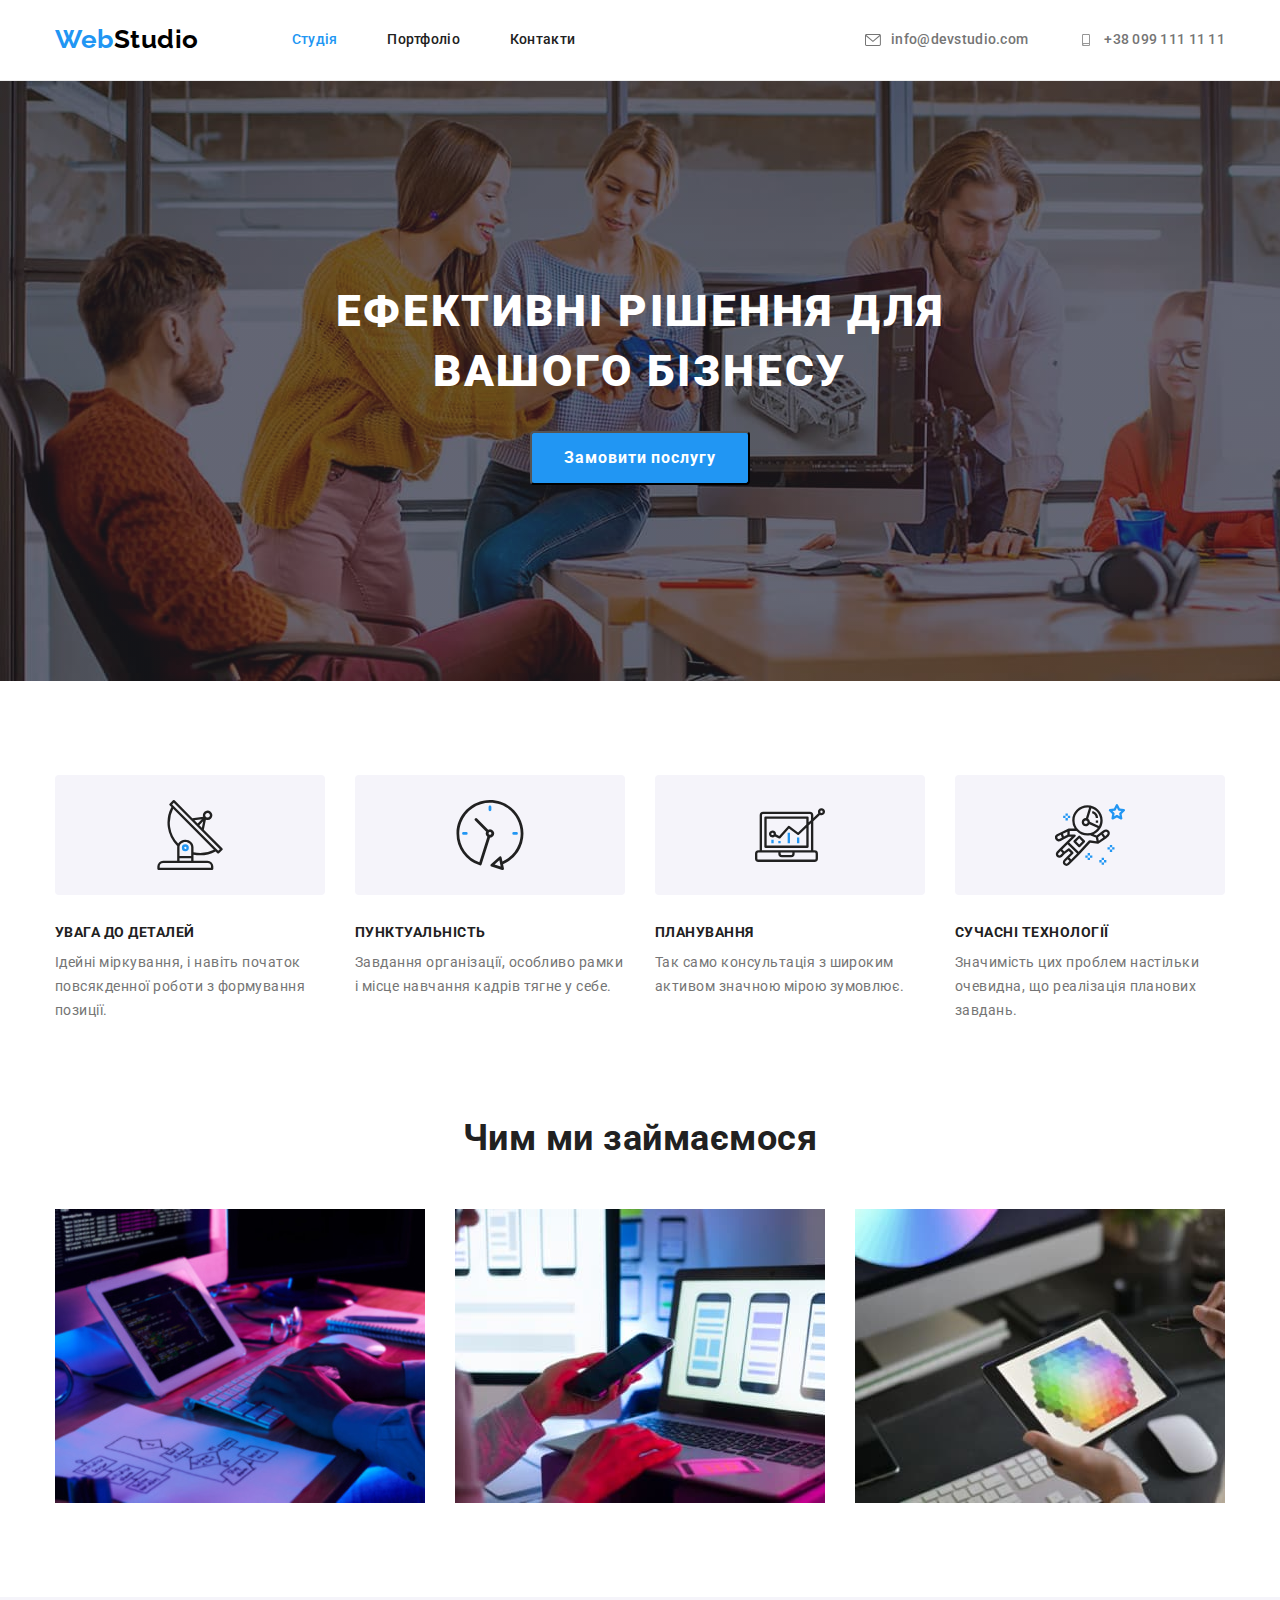
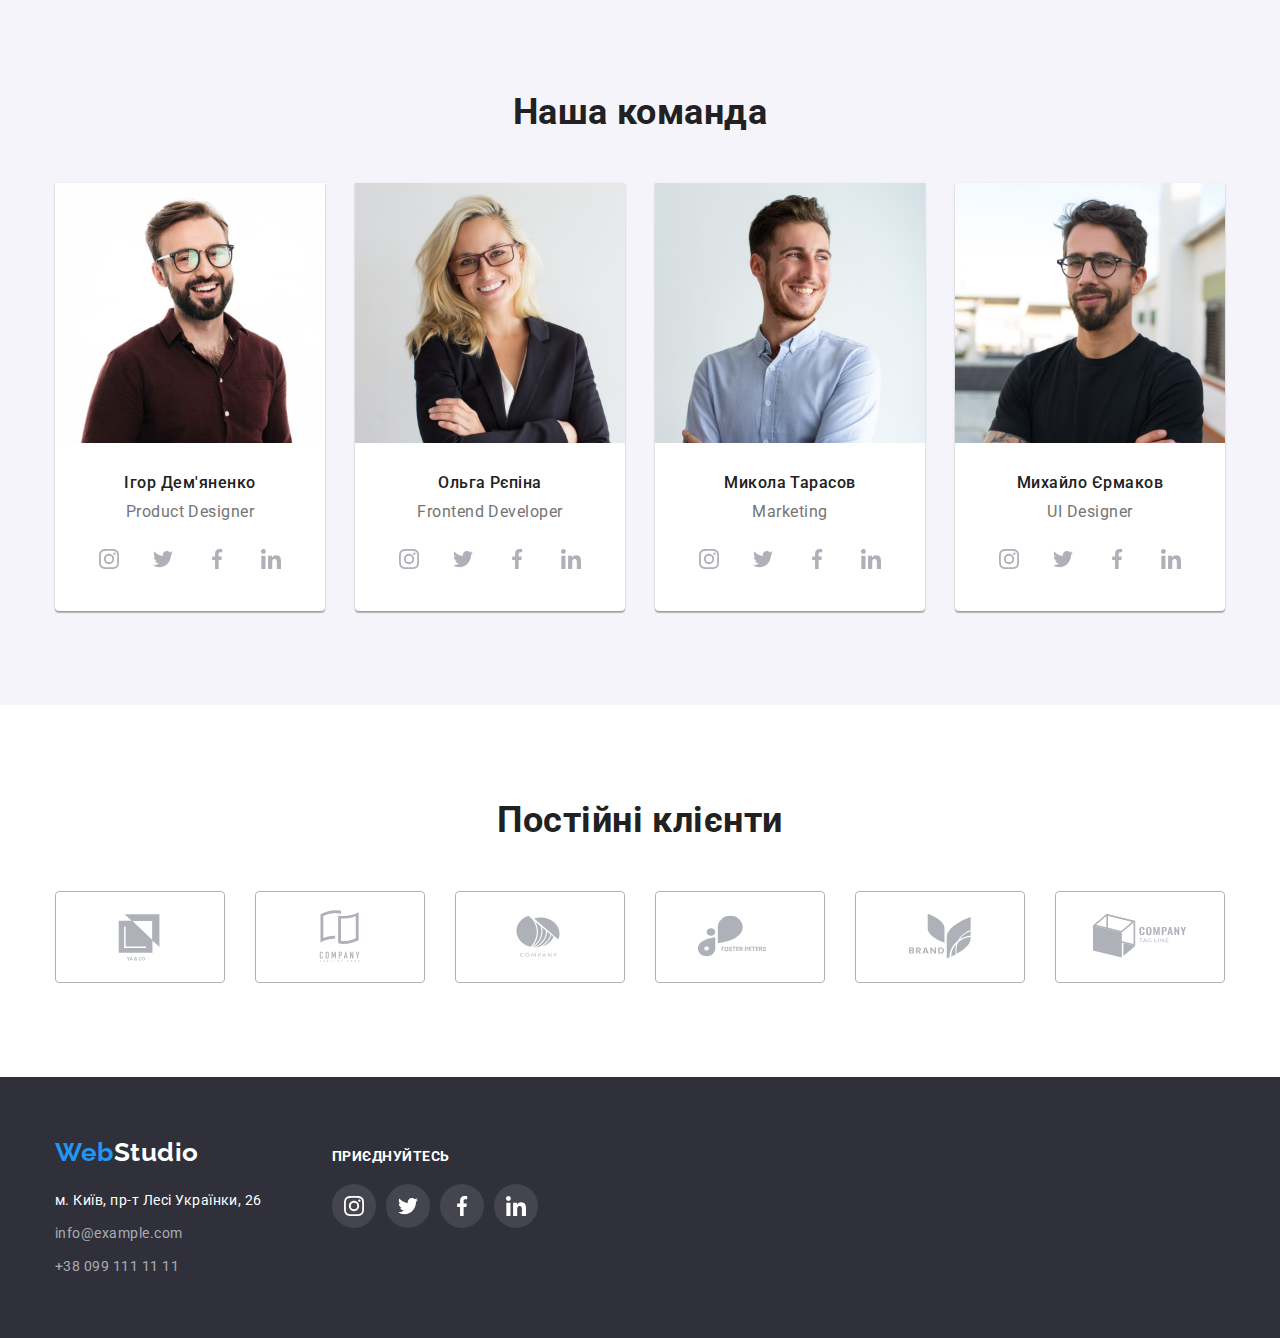
<file: index.html>
<!DOCTYPE html>
<html lang="ru">
  <head>
    <meta charset="UTF-8" />
    <meta http-equiv="X-UA-Compatible" content="IE=edge" />
    <meta name="viewport" content="width=device-width, initial-scale=1.0" />
    <title>WebStudio</title>
    <link rel="preconnect" href="https://fonts.googleapis.com" />
    <link rel="preconnect" href="https://fonts.gstatic.com" crossorigin />
    <link
      href="https://fonts.googleapis.com/css2?family=Raleway:wght@700&family=Roboto:wght@400;500;700;900&display=swap"
      rel="stylesheet"
    />
    <link
      rel="stylesheet"
      href="https://cdnjs.cloudflare.com/ajax/libs/modern-normalize/1.1.0/modern-normalize.min.css"
    />
    <link rel="stylesheet" href="./css/styles.css" />
  </head>

  <body>
    <!--Шапка сайта-->
    <header class="header">
      <div class="container header-container">
        <nav class="header-nav">
          <a href="./index.html" lang="en" class="header-logo logo link"
            >Web<span class="header-logo-accent">Studio</span></a
          >
          <ul class="header-nav-list list">
            <li class="header-nav-item">
              <a href="./index.html" class="header-nav-link link current"
                >Студія</a
              >
            </li>
            <li class="header-nav-item">
              <a href="./portfolio.html" class="header-nav-link link"
                >Портфоліо</a
              >
            </li>
            <li class="header-nav-item">
              <a href="#" class="header-nav-link link">Контакти</a>
            </li>
          </ul>
        </nav>
        <ul class="header-contacts-list list">
          <li class="header-contacts-item">
            <a
              href="mailto:info@devstudio.com"
              class="header-contacts-link link"
            >
              <svg class="contact-link-icon" width="16" height="12">
                <use href="./images/icons.svg#icon-massage"></use>
              </svg>
              info@devstudio.com
            </a>
          </li>
          <li class="header-contacts-item">
            <a href="tel:+380991111111" class="header-contacts-link link">
              <svg class="contact-link-icon" width="16" height="12">
                <use href="./images/icons.svg#icon-smartphone"></use>
              </svg>
              +38 099 111 11 11
            </a>
          </li>
        </ul>
      </div>
    </header>
    <main>
      <!--Hero-->
      <section class="hero owerlay">
        <div class="container">
          <h1 class="hero-title">Ефективні рішення для вашого бізнесу</h1>
          <button type="button" class="hero-btn">Замовити послугу</button>
        </div>
      </section>

      <!--Benefits-->
      <section class="benefit section">
        <div class="container">
          <h2 class="visually-hidden">Переваги</h2>
          <ul class="benefit-list list">
            <li class="benefit-item">
              <div class="benefit-container-icon">
                <svg class="benefit-icon" width="70" height="70">
                  <use href="./images/icons.svg#icon-antena"></use>
                </svg>
              </div>
              <h3 class="benefit-sub-title">Увага до деталей</h3>
              <p class="benefit-descr">
                Ідейні міркування, і навіть початок повсякденної роботи з
                формування позиції.
              </p>
            </li>
            <li class="benefit-item">
              <div class="benefit-container-icon">
                <svg class="benefit-icon" width="70" height="70">
                  <use href="./images/icons.svg#icon-clock"></use>
                </svg>
              </div>
              <h3 class="benefit-sub-title">Пунктуальність</h3>
              <p class="benefit-descr">
                Завдання організації, особливо рамки і місце навчання кадрів
                тягне у себе.
              </p>
            </li>
            <li class="benefit-item">
              <div class="benefit-container-icon">
                <svg class="benefit-icon" width="70" height="70">
                  <use href="./images/icons.svg#icon-diagram"></use>
                </svg>
              </div>
              <h3 class="benefit-sub-title">Планування</h3>
              <p class="benefit-descr">
                Так само консультація з широким активом значною мірою зумовлює.
              </p>
            </li>
            <li class="benefit-item">
              <div class="benefit-container-icon">
                <svg class="benefit-icon" width="70" height="70">
                  <use href="./images/icons.svg#icon-astronaut"></use>
                </svg>
              </div>
              <h3 class="benefit-sub-title">Сучасні технології</h3>
              <p class="benefit-descr">
                Значимість цих проблем настільки очевидна, що реалізація
                планових завдань.
              </p>
            </li>
          </ul>
        </div>
      </section>

      <!--Actions-->
      <section class="action section">
        <div class="container">
          <h2 class="action-title title">Чим ми займаємося</h2>
          <ul class="action-list list">
            <li class="action-item">
              <img
                src="./images/action1.jpg"
                alt="Процесс створення додатку"
                width="370"
                height="294"
                class="action-img"
              />
            </li>
            <li class="action-item">
              <img
                src="./images/action2.jpg"
                alt="Процесс створення додатку"
                width="370"
                height="294"
                class="action-img"
              />
            </li>
            <li class="action-item">
              <img
                src="./images/action3.jpg"
                alt="Процесс розробки дизайну"
                width="370"
                height="294"
                class="action-img"
              />
            </li>
          </ul>
        </div>
      </section>

      <!--Команда-->
      <section class="team section">
        <div class="container">
          <h2 class="team-title title">Наша команда</h2>
          <ul class="team-list list">
            <li class="team-item">
              <img
                src="./images/mentor1.jpg"
                alt="Игорь Демьяненко"
                width="270"
                height="260"
                class="team-img"
              />
              <div class="team-text">
                <h3 class="team-sub-title">Ігор Дем'яненко</h3>
                <p lang="en" class="team-descr">Product Designer</p>
                <ul class="team-soc-list list">
                  <li class="team-soc-item">
                    <a href="" class="team-soc-link link">
                      <svg class="team-soc-icon" width="20" height="20">
                        <use href="./images/icons.svg#icon-instagram"></use>
                      </svg>
                    </a>
                  </li>
                  <li class="team-soc-item">
                    <a href="" class="team-soc-link link"
                      ><svg class="team-soc-icon" width="20" height="20">
                        <use href="./images/icons.svg#icon-twitter"></use></svg
                    ></a>
                  </li>
                  <li class="team-soc-item">
                    <a href="" class="team-soc-link link"
                      ><svg class="team-soc-icon" width="20" height="20">
                        <use href="./images/icons.svg#icon-facebook"></use></svg
                    ></a>
                  </li>
                  <li class="team-soc-item">
                    <a href="" class="team-soc-link link"
                      ><svg class="team-soc-icon" width="20" height="20">
                        <use href="./images/icons.svg#icon-linkedin"></use></svg
                    ></a>
                  </li>
                </ul>
              </div>
            </li>
            <li class="team-item">
              <img
                src="./images/mentor2.jpg"
                alt="Ольга Репина"
                width="270"
                height="260"
                class="team-img"
              />
              <div class="team-text">
                <h3 class="team-sub-title">Ольга Рєпіна</h3>
                <p lang="en" class="team-descr">Frontend Developer</p>
                <ul class="team-soc-list list">
                  <li class="team-soc-item">
                    <a href="" class="team-soc-link link">
                      <svg class="team-soc-icon" width="20" height="20">
                        <use href="./images/icons.svg#icon-instagram"></use>
                      </svg>
                    </a>
                  </li>
                  <li class="team-soc-item">
                    <a href="" class="team-soc-link link"
                      ><svg class="team-soc-icon" width="20" height="20">
                        <use href="./images/icons.svg#icon-twitter"></use></svg
                    ></a>
                  </li>
                  <li class="team-soc-item">
                    <a href="" class="team-soc-link link"
                      ><svg class="team-soc-icon" width="20" height="20">
                        <use href="./images/icons.svg#icon-facebook"></use></svg
                    ></a>
                  </li>
                  <li class="team-soc-item">
                    <a href="" class="team-soc-link link"
                      ><svg class="team-soc-icon" width="20" height="20">
                        <use href="./images/icons.svg#icon-linkedin"></use></svg
                    ></a>
                  </li>
                </ul>
              </div>
            </li>
            <li class="team-item">
              <img
                src="./images/mentor3.jpg"
                alt="Николай Тарасов"
                width="270"
                height="260"
                class="team-img"
              />
              <div class="team-text">
                <h3 class="team-sub-title">Микола Тарасов</h3>
                <p lang="en" class="team-descr">Marketing</p>
                <ul class="team-soc-list list">
                  <li class="team-soc-item">
                    <a href="" class="team-soc-link link">
                      <svg class="team-soc-icon" width="20" height="20">
                        <use href="./images/icons.svg#icon-instagram"></use>
                      </svg>
                    </a>
                  </li>
                  <li class="team-soc-item">
                    <a href="" class="team-soc-link link"
                      ><svg class="team-soc-icon" width="20" height="20">
                        <use href="./images/icons.svg#icon-twitter"></use></svg
                    ></a>
                  </li>
                  <li class="team-soc-item">
                    <a href="" class="team-soc-link link"
                      ><svg class="team-soc-icon" width="20" height="20">
                        <use href="./images/icons.svg#icon-facebook"></use></svg
                    ></a>
                  </li>
                  <li class="team-soc-item">
                    <a href="" class="team-soc-link link"
                      ><svg class="team-soc-icon" width="20" height="20">
                        <use href="./images/icons.svg#icon-linkedin"></use></svg
                    ></a>
                  </li>
                </ul>
              </div>
            </li>
            <li class="team-item">
              <img
                src="./images/mentor4.jpg"
                alt="Михаил Ермаков"
                width="270"
                height="260"
                class="team-img"
              />
              <div class="team-text">
                <h3 class="team-sub-title">Михайло Єрмаков</h3>
                <p lang="en" class="team-descr">UI Designer</p>
                <ul class="team-soc-list list">
                  <li class="team-soc-item">
                    <a href="" class="team-soc-link link">
                      <svg class="team-soc-icon" width="20" height="20">
                        <use href="./images/icons.svg#icon-instagram"></use>
                      </svg>
                    </a>
                  </li>
                  <li class="team-soc-item">
                    <a href="" class="team-soc-link link"
                      ><svg class="team-soc-icon" width="20" height="20">
                        <use href="./images/icons.svg#icon-twitter"></use></svg
                    ></a>
                  </li>
                  <li class="team-soc-item">
                    <a href="" class="team-soc-link link"
                      ><svg class="team-soc-icon" width="20" height="20">
                        <use href="./images/icons.svg#icon-facebook"></use></svg
                    ></a>
                  </li>
                  <li class="team-soc-item">
                    <a href="" class="team-soc-link link"
                      ><svg class="team-soc-icon" width="20" height="20">
                        <use href="./images/icons.svg#icon-linkedin"></use></svg
                    ></a>
                  </li>
                </ul>
              </div>
            </li>
          </ul>
        </div>
      </section>

      <!-- Клиенты -->
      <section class="clients section">
        <div class="container">
          <h2 class="clients-title title">Постійні клієнти</h2>
          <ul class="clients-list list">
            <li class="clients-item">
              <a href="" class="clients-link link">
                <svg class="clients-icon" width="106" height="60">
                  <use href="./images/icons.svg#icon-yaco"></use>
                </svg>
              </a>
            </li>
            <li class="clients-item">
              <a href="" class="clients-link link">
                <svg class="clients-icon" width="106" height="60">
                  <use href="./images/icons.svg#icon-company-th"></use>
                </svg>
              </a>
            </li>
            <li class="clients-item">
              <a href="" class="clients-link link">
                <svg class="clients-icon" width="106" height="60">
                  <use href="./images/icons.svg#icon-company"></use>
                </svg>
              </a>
            </li>
            <li class="clients-item">
              <a href="" class="clients-link link">
                <svg class="clients-icon" width="106" height="60">
                  <use href="./images/icons.svg#icon-fp"></use>
                </svg>
              </a>
            </li>
            <li class="clients-item">
              <a href="" class="clients-link link">
                <svg class="clients-icon" width="106" height="60">
                  <use href="./images/icons.svg#icon-brand"></use>
                </svg>
              </a>
            </li>
            <li class="clients-item">
              <a href="" class="clients-link link">
                <svg class="clients-icon" width="106" height="60">
                  <use href="./images/icons.svg#icon-company-tl"></use>
                </svg>
              </a>
            </li>
          </ul>
        </div>
      </section>
    </main>

    <footer class="footer">
      <div class="container footer-container">
        <div>
          <a href="./index.html" lang="en" class="footer-logo logo link"
            >Web<span class="footer-logo-accent">Studio</span></a
          >
          <address class="address">
            <p class="footer-text">м. Київ, пр-т Лесі Українки, 26</p>
            <ul class="footer-list list">
              <li class="footer-item">
                <a href="mailto:info@example.com" class="footer-link link"
                  >info@example.com</a
                >
              </li>
              <li class="footer-item">
                <a href="tel:+380991111111" class="footer-link link">
                  +38 099 111 11 11
                </a>
              </li>
            </ul>
          </address>
        </div>
        <div class="join-container">
          <h2 class="join-title">Приєднуйтесь</h2>
          <ul class="join-list list">
            <li class="join-item">
              <a href="" class="join-link link">
                <svg class="join-icon" width="20" height="20px">
                  <use href="./images/icons.svg#icon-instagram"></use>
                </svg>
              </a>
            </li>
            <li class="join-item">
              <a href="" class="join-link link">
                <svg class="join-icon" width="20" height="20px">
                  <use href="./images/icons.svg#icon-twitter"></use>
                </svg>
              </a>
            </li>
            <li class="join-item">
              <a href="" class="join-link link">
                <svg class="join-icon" width="20" height="20px">
                  <use href="./images/icons.svg#icon-facebook"></use>
                </svg>
              </a>
            </li>
            <li class="join-item">
              <a href="" class="join-link link">
                <svg class="join-icon" width="20" height="20px">
                  <use href="./images/icons.svg#icon-linkedin"></use>
                </svg>
              </a>
            </li>
          </ul>
        </div>
      </div>
    </footer>
  </body>
</html>
</file>
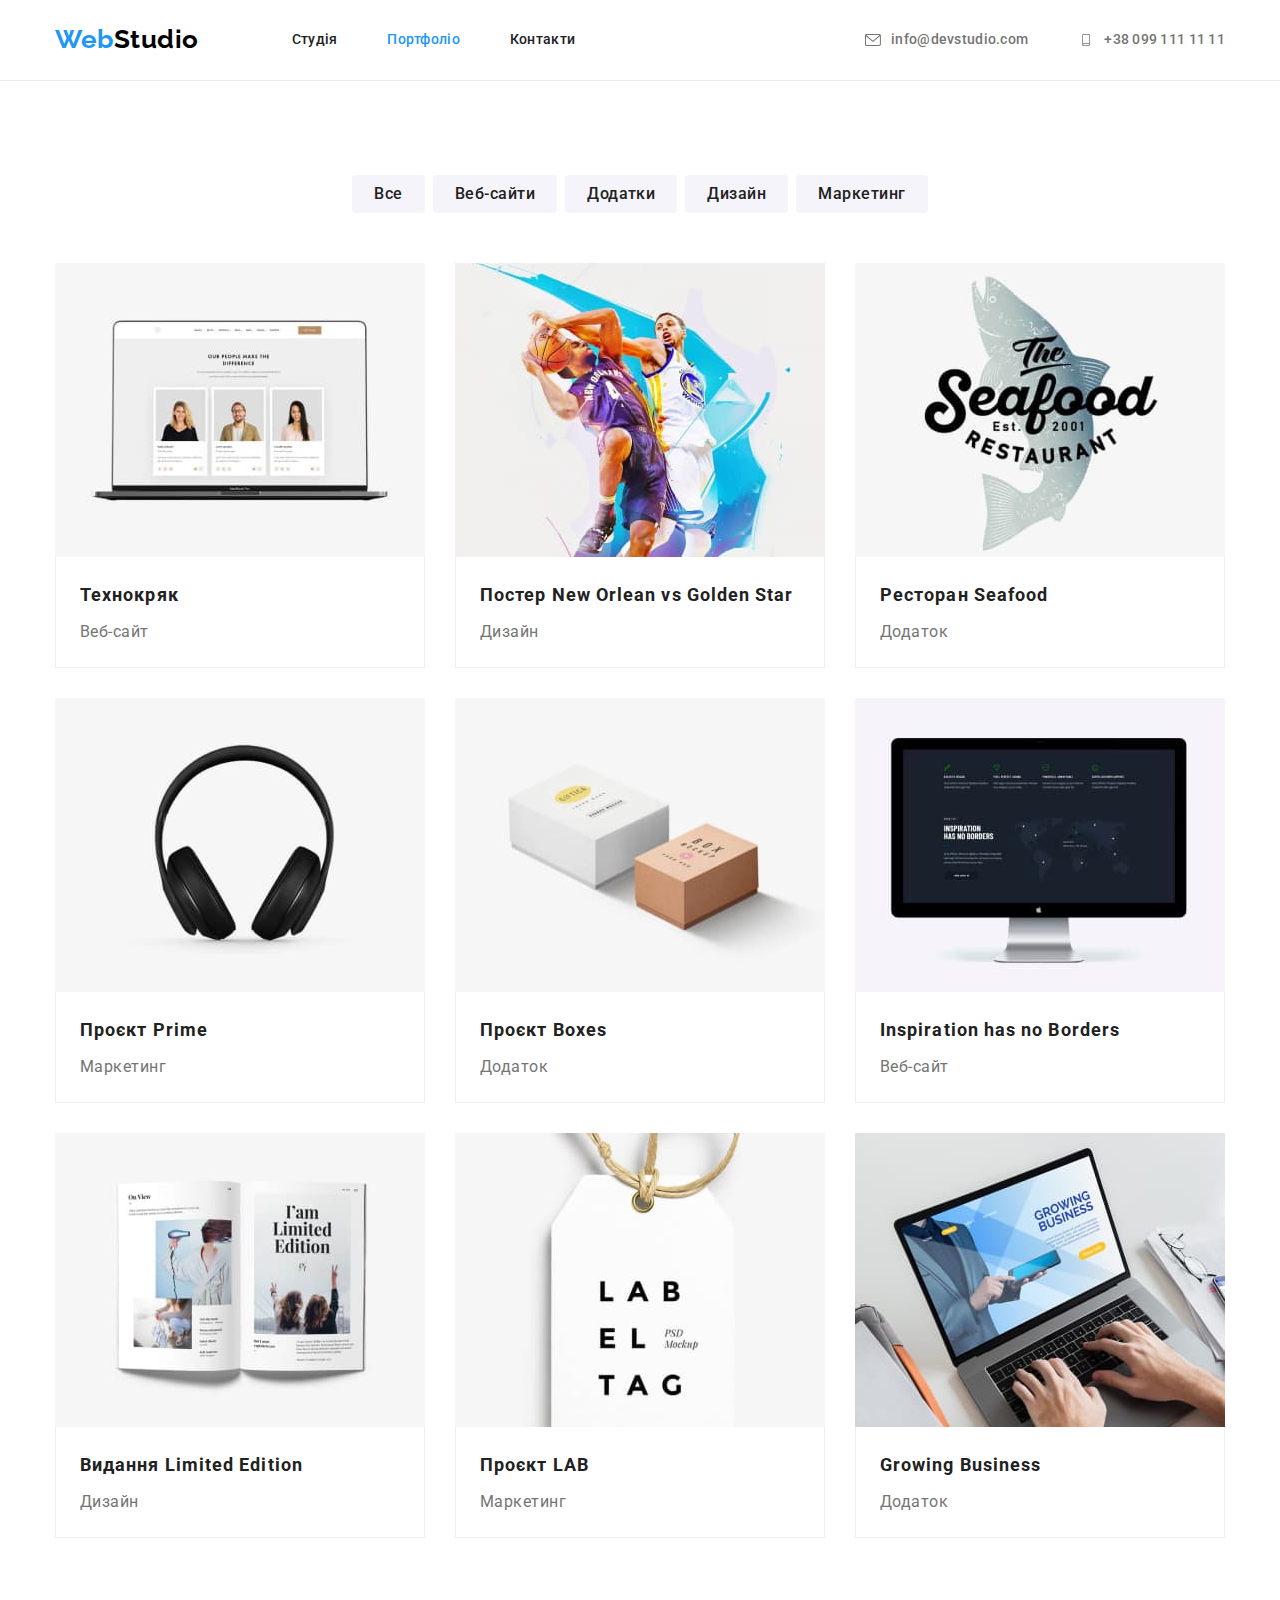
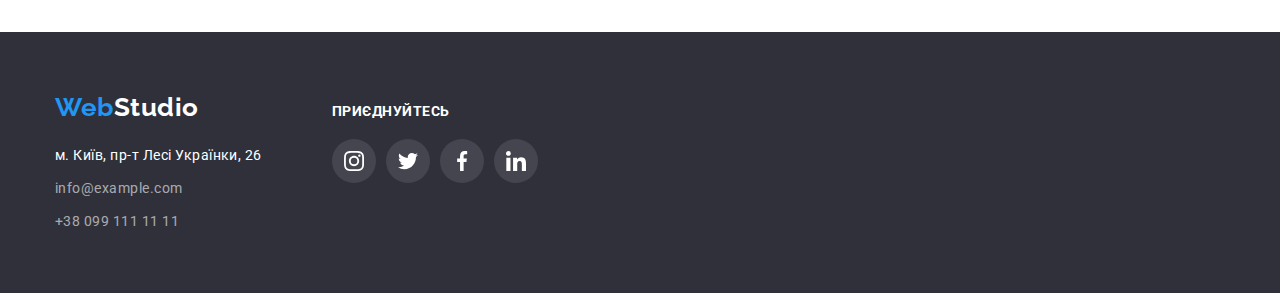
<file: portfolio.html>
<!DOCTYPE html>
<html lang="uk">
  <head>
    <meta charset="UTF-8" />
    <meta http-equiv="X-UA-Compatible" content="IE=edge" />
    <meta name="viewport" content="width=device-width, initial-scale=1.0" />
    <title>Portfolio</title>
    <link rel="preconnect" href="https://fonts.googleapis.com" />
    <link rel="preconnect" href="https://fonts.gstatic.com" crossorigin />
    <link
      href="https://fonts.googleapis.com/css2?family=Raleway:wght@700&family=Roboto:wght@400;500;700;900&display=swap"
      rel="stylesheet"
    />
    <link
      rel="stylesheet"
      href="https://cdnjs.cloudflare.com/ajax/libs/modern-normalize/1.1.0/modern-normalize.min.css"
    />
    <link rel="stylesheet" href="./css/styles.css" />
  </head>

  <body>
    <!--Шапка сайта-->
    <header class="header">
      <div class="container header-container">
        <nav class="header-nav">
          <a href="./index.html" lang="en" class="header-logo logo link"
            >Web<span class="header-logo-accent">Studio</span></a
          >
          <ul class="header-nav-list list">
            <li class="header-nav-item">
              <a href="./index.html" class="header-nav-link link"
                >Студія</a
              >
            </li>
            <li class="header-nav-item">
              <a href="./portfolio.html" class="header-nav-link link current"
                >Портфоліо</a
              >
            </li>
            <li class="header-nav-item">
              <a href="#" class="header-nav-link link">Контакти</a>
            </li>
          </ul>
        </nav>
        <ul class="header-contacts-list list">
          <li class="header-contacts-item">
            <a
              href="mailto:info@devstudio.com"
              class="header-contacts-link link"
            >
              <svg class="contact-link-icon" width="16" height="12">
                <use href="./images/icons.svg#icon-massage"></use>
              </svg>
              info@devstudio.com
            </a>
          </li>
          <li class="header-contacts-item">
            <a href="tel:+380991111111" class="header-contacts-link link">
              <svg class="contact-link-icon" width="16" height="12">
                <use href="./images/icons.svg#icon-smartphone"></use>
              </svg>
              +38 099 111 11 11
            </a>
          </li>
        </ul>
      </div>
    </header>
    <main>
      <!-- Specifications -->
      <section class="portfolio section">
        <div class="container">
          <h1 class="visually-hidden">Портфоліо</h1>
          <ul class="portfolio-button-list list">
            <li>
              <button type="button" class="portfolio-btn current-bnt">
                Все
              </button>
            </li>
            <li>
              <button type="button" class="portfolio-btn">Веб-сайти</button>
            </li>
            <li>
              <button type="button" class="portfolio-btn">Додатки</button>
            </li>
            <li><button type="button" class="portfolio-btn">Дизайн</button></li>
            <li>
              <button type="button" class="portfolio-btn">Маркетинг</button>
            </li>
          </ul>

          <ul class="portfolio-list list">
            <li class="portfolio-item">
              <a href="" class="portfolio-link link">
                <img
                  src="./images/specification1.jpg"
                  alt="Ноутбук"
                  width="370"
                  height="294"
                  class="portfolio-img"
                />
                <div class="portfolio-text">
                  <h2 class="portfolio-sub-title">Технокряк</h2>
                  <p class="portfolio-descr">Веб-сайт</p>
                </div>
              </a>
            </li>
            <li class="portfolio-item">
              <a href="" class="portfolio-link link">
                <img
                  src="./images/specification2.jpg"
                  alt="Двоє чоловіків грають у баскетбол"
                  width="370"
                  height="294"
                  class="portfolio-img"
                />
                <div class="portfolio-text">
                  <h2 class="portfolio-sub-title">
                    Постер
                    <span lang="en">New Orlean vs Golden Star</span>
                  </h2>
                  <p class="portfolio-descr">Дизайн</p>
                </div>
              </a>
            </li>
            <li class="portfolio-item">
              <a href="" class="portfolio-link link">
                <img
                  src="./images/specification3.jpg"
                  alt="Логотип ресторану"
                  width="370"
                  height="294"
                  class="portfolio-img"
                />
                <div class="portfolio-text">
                  <h2 class="portfolio-sub-title">
                    Ресторан
                    <span lang="en">Seafood</span>
                  </h2>
                  <p class="portfolio-descr">Додаток</p>
                </div>
              </a>
            </li>
            <li class="portfolio-item">
              <a href="" class="portfolio-link link">
                <img
                  src="./images/specification4.jpg"
                  alt="Навушники"
                  width="370"
                  height="294"
                  class="portfolio-img"
                />
                <div class="portfolio-text">
                  <h2 class="portfolio-sub-title">
                    Проєкт <span lang="en">Prime</span>
                  </h2>
                  <p class="portfolio-descr">Маркетинг</p>
                </div>
              </a>
            </li>
            <li class="portfolio-item">
              <a href="" class="portfolio-link link">
                <img
                  src="./images/specification5.jpg"
                  alt="Дві коробки"
                  width="370"
                  height="294"
                  class="portfolio-img"
                />
                <div class="portfolio-text">
                  <h2 class="portfolio-sub-title">
                    Проєкт <span lang="en">Boxes</span>
                  </h2>
                  <p class="portfolio-descr">Додаток</p>
                </div>
              </a>
            </li>
            <li class="portfolio-item">
              <a href="" class="portfolio-link link">
                <img
                  src="./images/specification6.jpg"
                  alt="Монітор"
                  width="370"
                  height="294"
                  class="portfolio-img"
                />
                <div class="portfolio-text">
                  <h2 lang="en" class="portfolio-sub-title">
                    Inspiration has no Borders
                  </h2>
                  <p class="portfolio-descr">Веб-сайт</p>
                </div>
              </a>
            </li>
            <li class="portfolio-item">
              <a href="" class="portfolio-link link">
                <img
                  src="./images/specification7.jpg"
                  alt="Книга"
                  width="370"
                  height="294"
                  class="portfolio-img"
                />
                <div class="portfolio-text">
                  <h2 class="portfolio-sub-title">
                    Видання
                    <span lang="en">Limited Edition</span>
                  </h2>
                  <p class="portfolio-descr">Дизайн</p>
                </div>
              </a>
            </li>
            <li class="portfolio-item">
              <a href="" class="portfolio-link link">
                <img
                  src="./images/specification8.jpg"
                  alt="Ярлик"
                  width="370"
                  height="294"
                  class="portfolio-img"
                />
                <div class="portfolio-text">
                  <h2 class="portfolio-sub-title">Проєкт LAB</h2>
                  <p class="portfolio-descr">Маркетинг</p>
                </div>
              </a>
            </li>
            <li class="portfolio-item">
              <a href="" class="portfolio-link link">
                <img
                  src="./images/specification9.jpg"
                  alt="Друк на ноутбуці"
                  width="370"
                  height="294"
                  class="portfolio-img"
                />
                <div class="portfolio-text">
                  <h2 lang="en" class="portfolio-sub-title">
                    Growing Business
                  </h2>
                  <p class="portfolio-descr">Додаток</p>
                </div>
              </a>
            </li>
          </ul>
        </div>
      </section>
    </main>

    <!-- Footer -->
    <footer class="footer">
      <div class="container footer-container">
        <div>
          <a href="./index.html" lang="en" class="footer-logo logo link"
            >Web<span class="footer-logo-accent">Studio</span></a
          >
          <address class="address">
            <p class="footer-text">м. Київ, пр-т Лесі Українки, 26</p>
            <ul class="footer-list list">
              <li class="footer-item">
                <a href="mailto:info@example.com" class="footer-link link"
                  >info@example.com</a
                >
              </li>
              <li class="footer-item">
                <a href="tel:+380991111111" class="footer-link link">
                  +38 099 111 11 11
                </a>
              </li>
            </ul>
          </address>
        </div>
        <div class="join-container">
          <h2 class="join-title">Приєднуйтесь</h2>
          <ul class="join-list list">
            <li class="join-item">
              <a href="" class="join-link link">
                <svg class="join-icon" width="20" height="20px">
                  <use href="./images/icons.svg#icon-instagram"></use>
                </svg>
              </a>
            </li>
            <li class="join-item">
              <a href="" class="join-link link">
                <svg class="join-icon" width="20" height="20px">
                  <use href="./images/icons.svg#icon-twitter"></use>
                </svg>
              </a>
            </li>
            <li class="join-item">
              <a href="" class="join-link link">
                <svg class="join-icon" width="20" height="20px">
                  <use href="./images/icons.svg#icon-facebook"></use>
                </svg>
              </a>
            </li>
            <li class="join-item">
              <a href="" class="join-link link">
                <svg class="join-icon" width="20" height="20px">
                  <use href="./images/icons.svg#icon-linkedin"></use>
                </svg>
              </a>
            </li>
          </ul>
        </div>
      </div>
    </footer>
  </body>
</html>
</file>
<file: css/styles.css>
:root {
  --prymary-text-color: #757575;
  --title-text-color: #212121;
  --accent-color: #2196f3;
  --white-color: #ffffff;
  --main-bg-color: #F5F4FA;;
  --secondary-bg-color: #2f303a;
  --main-icon-color: #afb1b8;
}

/*            BODY             */

body {
  font-family: 'Roboto', sans-serif;
  color: var(--prymary-text-color);
  background-color: var(--white-color);
  letter-spacing: 0.03em;
}

/*          UTILITIES          */

h1,
h2,
h3,
h4,
h5,
h6,
p {
  margin: 0;
  padding: 0;
}

img {
  display: block;
  max-width: 100%;
  height: auto;
}

.logo {
  color: var(--accent-color);
  font-family: 'Raleway', sans-serif;
  font-weight: 700;
  letter-spacing: 0.02em;
  font-size: 26px;
  line-height: 1.2;
  text-decoration: none;
}

.visually-hidden {
  position: absolute;
  white-space: nowrap;
  width: 1px;
  height: 1px;
  overflow: hidden;
  border: 0;
  padding: 0;
  clip: rect(0 0 0 0);
  clip-path: inset(50%);
  margin: -1px;
}

.link {
  text-decoration: none;
  display: block;
}

.link:hover,
.link:focus {
  color: var(--accent-color);
}

.list {
  list-style: none;
  margin: 0;
  padding: 0;
}

.title {
  font-size: 36px;
  line-height: calc(42/36);
  text-align: center;
  color: var(--title-text-color);
}

.container {
  margin: 0 auto;
  width: 1200px;
  padding: 0 15px;
}

.section {
  padding: 94px 0;
}

/*          HEADER          */

.header {
  border-bottom: 1px solid #ececec;
}

.header-logo {
  margin-right: 93px;
}

.header-logo-accent {
  color: #000000;
}

.header-container {
  display: flex;
  align-items: center;
}

.header-nav {
  display: flex;
  align-items: center;
}

.header-nav-list {
  display: flex;
  column-gap: 50px;
}

.header-nav-link {
  padding: 32px 0;

  font-weight: 500;
  font-size: 14px;
  line-height: 1.14;
  letter-spacing: 0.02em;
  color: var(--title-text-color);
}

.header-contacts-list {
  display: flex;
  margin-left: auto;
  column-gap: 50px;
}

.header-contacts-link {
  padding: 32px 0;
  display: flex;
  align-items: center;
  gap: 10px;

  font-weight: 500;
  font-size: 14px;
  line-height: 1.14;
  letter-spacing: 0.02em;
  color: inherit;
}

.contact-link-icon {
  fill: currentColor;
}

.current {
  color: var(--accent-color);
}

/*          HERO          */

.hero {
  padding: 200px 0;
  background-color: var(--secondary-bg-color);
}

.owerlay {
  max-width: 1600px;
  height: 600px;
  margin-left: auto;
  margin-right: auto;
  background-image: linear-gradient(
      to right,
      rgba(47, 48, 58, 0.4),
      rgba(47, 48, 58, 0.4)
    ),
    url(../images/hero-bgr.jpg);
}

.hero-title {
  max-width: 696px;
  margin: 0 auto 30px;

  color: var(--white-color);
  font-weight: 900;
  text-transform: uppercase;
  text-align: center;
  line-height: calc(60 / 44);
  letter-spacing: 0.06em;
  font-size: 44px;
}

.hero-btn {
  display: block;
  margin-left: auto;
  margin-right: auto;
  border-radius: 4px;
  padding: 10px 32px;

  font-family: inherit;
  font-weight: 700;
  font-size: 16px;
  line-height: calc(30 / 16);
  letter-spacing: 0.06em;
  background: var(--accent-color);
  color: var(--white-color);
}

.hero-btn:hover,
.hero-btn:focus {
  background-color: #188ce8;
}

/*          BENEFIT          */

.benefit {
  padding-bottom: 0;
}

.benefit-list {
  display: flex;
  gap: 30px;
}

.benefit-item {
  width: calc((100%-90px) / 4);
}

.benefit-container-icon {
  width: 270px;
  height: 120px;
  background-color: var(--main-bg-color);
  border-radius: 4px;
  display: flex;
  justify-content: center;
  align-items: center;
  margin-bottom: 30px;
}

.benefit-sub-title {
  margin-bottom: 10px;

  font-size: 14px;
  line-height: 1.14;
  text-transform: uppercase;
  color: var(--title-text-color);
}

.benefit-descr {
  font-size: 14px;
  line-height: 1.71;
}

/*          ACTION          */

.action-title {
  margin-bottom: 50px;
}

.action-list {
  display: flex;
  column-gap: 30px;
}

.action-item {
  width: calc((100%-60px) / 3);
}

/*          TEAM          */

.team {
  background-color: var(--main-bg-color);
}

.team-title {
  margin-bottom: 50px;
}

.team-list {
  display: flex;
  column-gap: 30px;
}

.team-item {
  width: calc((100%-90px) / 4);

  background-color: var(--white-color);
  box-shadow: 0px 1px 3px rgba(0, 0, 0, 0.12), 0px 1px 1px rgba(0, 0, 0, 0.14),
		0px 2px 1px rgba(0, 0, 0, 0.2);
  border-radius: 0px 0px 4px 4px;
}

.team-text {
  padding: 30px 0;
}

.team-sub-title {
  margin-bottom: 10px;

  font-weight: 500;
  font-size: 16px;
  line-height: calc(19 / 16);
  text-align: center;
  color: var(--title-text-color);
}

.team-descr {
  font-size: 16px;
  line-height: calc(19 / 16);
  text-align: center;
  margin-bottom: 16px;
}

.team-soc-list {
  display: flex;
  justify-content: center;
  gap: 10px;
}

.team-soc-item {
  width: 44px;
  height: 44px;
}

.team-soc-link {
  width: 100%;
  height: 100%;
  border-radius: 50%;
  display: flex;
  justify-content: center;
  align-items: center;
  fill: var(--main-icon-color);
}

.team-soc-link:hover,
.team-soc-link:focus {
  background-color: var(--accent-color);
  fill: var(--white-color);
}

.clients-title {
  margin-bottom: 50px;
}

.clients-list {
  display: flex;
  gap: 30px;
}

.clients-item {
  width: 170px;
  height: 92px;
}

.clients-link {
  display: flex;
  justify-content: center;
  align-items: center;

  width: 100%;
  height: 100%;
  border: 1px solid var(--main-icon-color);
  border-radius: 4px;
  fill: var(--main-icon-color);
}

.clients-link:hover,
.clients-link:focus {
  border-color: var(--accent-color);
  fill: var(--accent-color);
}

/*          PORTFOLIO          */

.portfolio-button-list {
  display: flex;
  column-gap: 8px;
  justify-content: center;
  margin-bottom: 50px;
}

.portfolio-btn {
  border-radius: 4px;
  border: transparent;
  padding: 6px 22px;

  font-family: inherit;
  font-weight: 500;
  font-size: 16px;
  line-height: 1.63;
  letter-spacing: inherit;
  color: var(--title-text-color);
  background-color: var(--main-bg-color);
}

.portfolio-btn:hover,
.portfolio-btn:focus {
  color: var(--white-color);
  background-color: var(--accent-color);
  box-shadow: 0px 3px 1px rgba(0, 0, 0, 0.1), 0px 1px 2px rgba(0, 0, 0, 0.08), 0px 2px 2px rgba(0, 0, 0, 0.12);
}

.portfolio-list {
  display: flex;
  flex-wrap: wrap;
  gap: 30px;
}

.portfolio-item {
  flex-basis: calc((100% - 60px) / 3);
}

.portfolio-link:hover,
.portfolio-link:focus {
  box-shadow: 0px 1px 1px rgba(0, 0, 0, 0.12), 0px 4px 4px rgba(0, 0, 0, 0.06), 1px 4px 6px rgba(0, 0, 0, 0.16);
}

.portfolio-text {
  padding: 20px 24px;
  border: 1px solid #eeeeee;
  border-top: transparent;
  max-width: 370px;
}

.portfolio-sub-title {
  margin-bottom: 4px;

  font-size: 18px;
  line-height: 2;
  letter-spacing: 0.06em;
  color: var(--title-text-color);
}

.portfolio-descr {
  color: var(--prymary-text-color);
  font-size: 16px;
  line-height: calc(30 / 16);
}

/*          FOOTER          */

.footer {
  padding: 60px 0;

  background: var(--secondary-bg-color);
}

.footer-logo {
  margin-bottom: 20px;
}

.footer-logo-accent {
  color: var(--white-color);
}

.address {
  font-style: normal;
}

.footer-text {
  margin-bottom: 9px;

  font-size: 14px;
  line-height: calc(24/14);
  color: var(--white-color);
}

.footer-item + .footer-item {
  margin-top: 9px;
}

.footer-link {
  font-size: 14px;
  line-height: calc(24/14);
  font-family: inherit;
  font-weight: inherit;
  color: rgba(255, 255, 255, 0.6);
}

.footer-container {
  display: flex;
  align-items: baseline;
  gap: 70px;
}

.join-title {
  font-weight: 700;
  color: var(--white-color);
  font-size: 14px;
  line-height: calc(16/14);
  text-transform: uppercase;
  margin-bottom: 20px;
}

.join-list {
  display: flex;
  gap: 10px;
}

.join-item {
  width: 44px;
  height: 44px;
}

.join-link {
  display: flex;
  justify-content: center;
  align-items: center;

  width: 100%;
  height: 100%;
  background-color: rgba(255, 255, 255, 0.1);
  border-radius: 50%;
  fill: var(--white-color);
}

.join-link:hover,
.join-link:focus {
  background-color: var(--accent-color);
}
</file>
